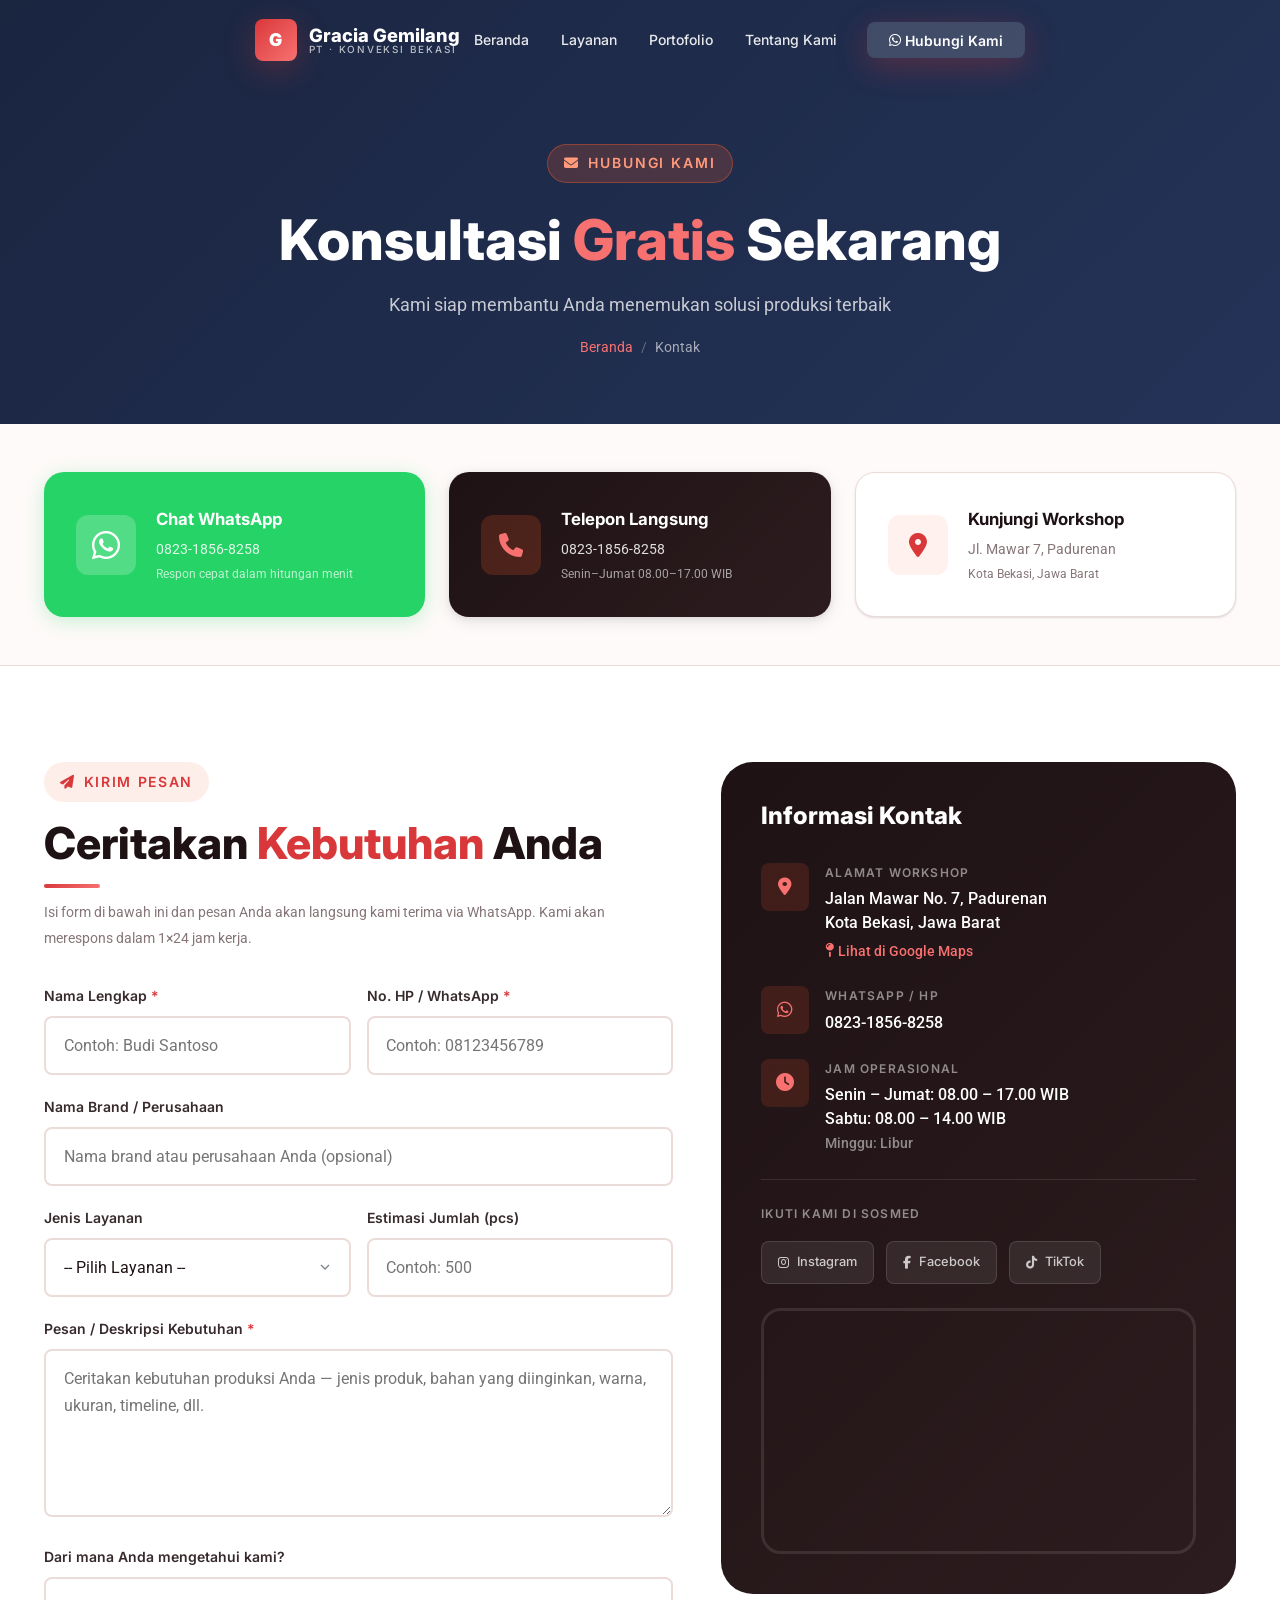
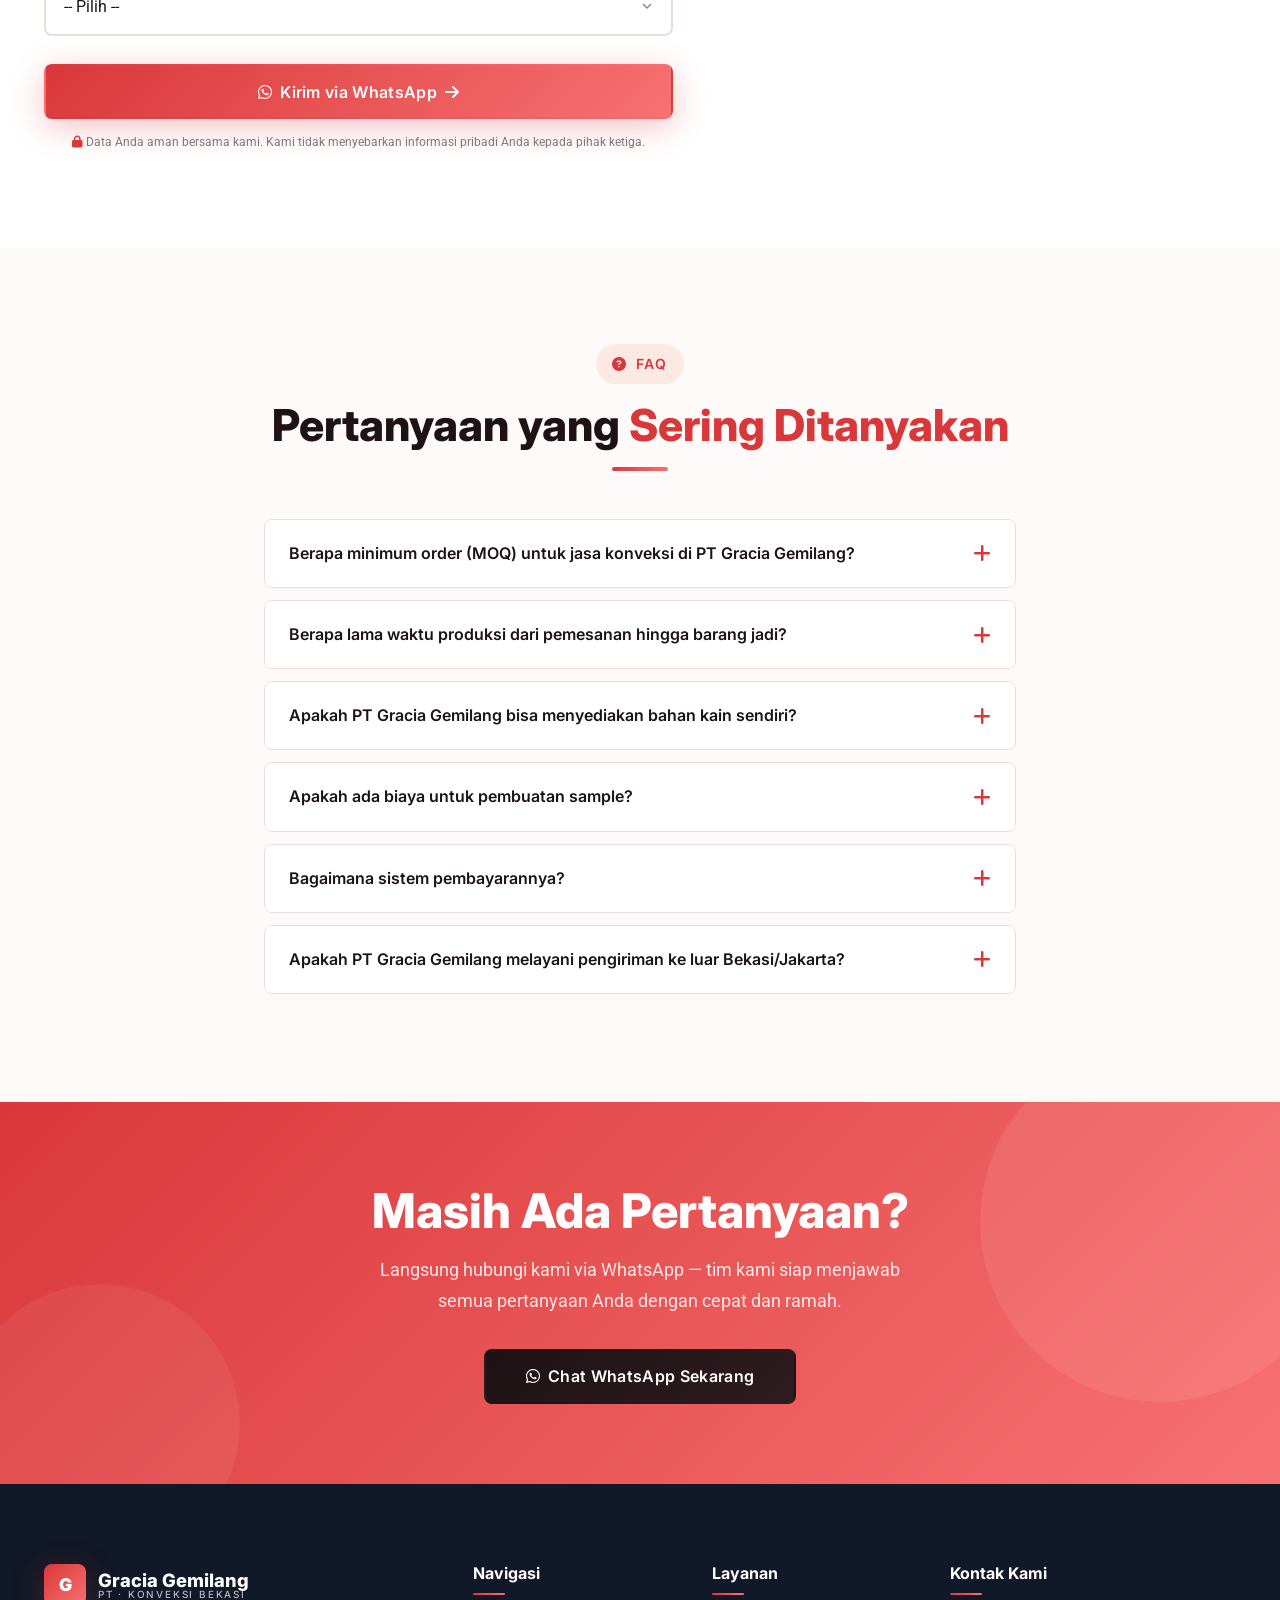
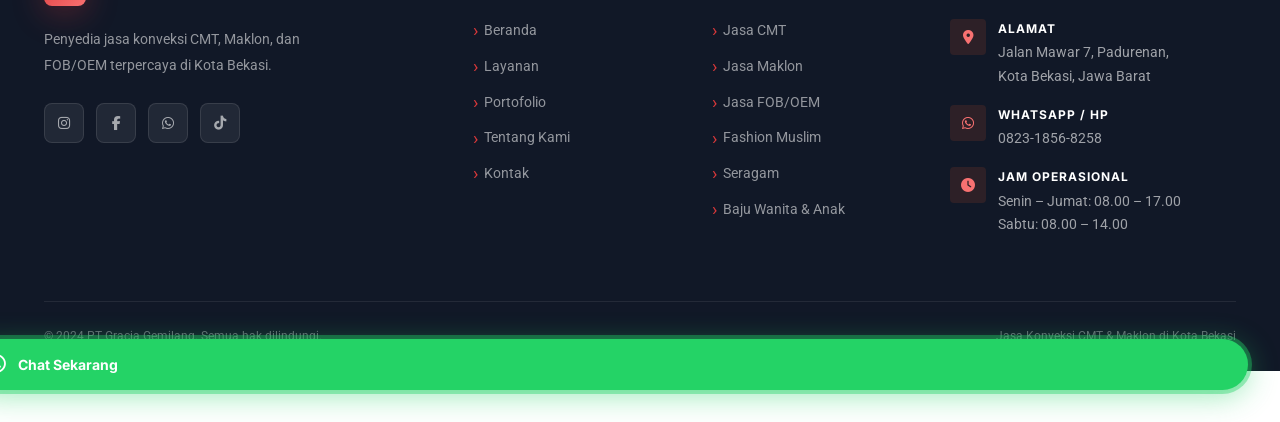
<file: kontak.html>
<!DOCTYPE html>
<html lang="id">
<head>
  <meta charset="UTF-8" />
  <meta name="viewport" content="width=device-width, initial-scale=1.0" />
  <title>Kontak PT Gracia Gemilang — Jasa Konveksi Bekasi</title>
  <meta name="description" content="Hubungi PT Gracia Gemilang untuk konsultasi jasa konveksi CMT, Maklon, dan FOB. Alamat: Jalan Mawar 7, Padurenan, Kota Bekasi. WhatsApp: 082318568258." />
  <link rel="stylesheet" href="https://cdnjs.cloudflare.com/ajax/libs/font-awesome/6.5.1/css/all.min.css" />
  <link rel="stylesheet" href="css/style.css" />
  <link rel="stylesheet" href="css/components.css" />
  <link rel="stylesheet" href="css/animations.css" />
</head>
<body>

<!-- NAVBAR -->
<header id="navbar" class="navbar navbar-transparent" role="banner">
  <div class="container">
    <nav class="navbar-inner" aria-label="Navigasi utama">
      <a href="index.html" class="navbar-logo">
        <div class="logo-icon">G</div>
        <div><span class="logo-text-top">Gracia Gemilang</span><span class="logo-text-sub">PT · Konveksi Bekasi</span></div>
      </a>
      <ul class="nav-menu">
        <li><a href="index.html"        class="nav-link" data-page="index.html">Beranda</a></li>
        <li><a href="layanan.html"      class="nav-link" data-page="layanan.html">Layanan</a></li>
        <li><a href="portofolio.html"   class="nav-link" data-page="portofolio.html">Portofolio</a></li>
        <li><a href="tentang-kami.html" class="nav-link" data-page="tentang-kami.html">Tentang Kami</a></li>
        <li><a href="kontak.html"       class="nav-link nav-cta" data-page="kontak.html"><i class="fa-brands fa-whatsapp"></i> Hubungi Kami</a></li>
      </ul>
      <button class="nav-toggle" id="navToggle" aria-label="Buka menu" aria-expanded="false" aria-controls="navMobile">
        <span></span><span></span><span></span>
      </button>
    </nav>
  </div>
</header>
<nav id="navMobile" class="nav-mobile" aria-hidden="true">
  <a href="index.html"        class="nav-link" data-page="index.html">Beranda</a>
  <a href="layanan.html"      class="nav-link" data-page="layanan.html">Layanan</a>
  <a href="portofolio.html"   class="nav-link" data-page="portofolio.html">Portofolio</a>
  <a href="tentang-kami.html" class="nav-link" data-page="tentang-kami.html">Tentang Kami</a>
  <a href="kontak.html"       class="nav-link nav-cta"><i class="fa-brands fa-whatsapp"></i> Hubungi Kami</a>
</nav>

<!-- PAGE HERO -->
<section class="page-hero">
  <div style="position:absolute;inset:0;background-image:url('https://images.unsplash.com/photo-1488628176578-4ffd5fdbc900?w=1600&q=80');background-size:cover;background-position:center;opacity:0.15;"></div>
  <div style="position:absolute;inset:0;background:linear-gradient(135deg,#1a2540 0%,#243358 100%);"></div>
  <div class="container">
    <div class="hero-badge" style="margin:0 auto 1.5rem;"><i class="fa-solid fa-envelope"></i> Hubungi Kami</div>
    <h1 class="page-hero-title">Konsultasi <span style="color:var(--color-primary-light)">Gratis</span> Sekarang</h1>
    <p class="page-hero-sub">Kami siap membantu Anda menemukan solusi produksi terbaik</p>
    <nav class="breadcrumb" aria-label="Breadcrumb">
      <a href="index.html">Beranda</a>
      <span class="breadcrumb-sep">/</span>
      <span aria-current="page">Kontak</span>
    </nav>
  </div>
</section>

<!-- CONTACT CHANNELS -->
<section style="background:var(--color-light);padding:3rem 0;border-bottom:1px solid var(--color-border);">
  <div class="container">
    <div style="display:grid;grid-template-columns:repeat(3,1fr);gap:1.5rem;" class="stagger-children">

      <!-- WhatsApp -->
      <a href="https://wa.me/6282318568258?text=Halo%20PT%20Gracia%20Gemilang%2C%20saya%20ingin%20konsultasi%20jasa%20konveksi."
         target="_blank" rel="noopener"
         style="background:#25D366;border-radius:var(--radius-xl);padding:2rem;display:flex;align-items:center;gap:1.25rem;text-decoration:none;transition:var(--transition-base);box-shadow:0 4px 20px rgba(37,211,102,0.25);"
         onmouseover="this.style.transform='translateY(-4px)';this.style.boxShadow='0 12px 40px rgba(37,211,102,0.4)'"
         onmouseout="this.style.transform='none';this.style.boxShadow='0 4px 20px rgba(37,211,102,0.25)'"
         id="contactWhatsApp">
        <div style="width:60px;height:60px;background:rgba(255,255,255,0.2);border-radius:var(--radius-lg);display:flex;align-items:center;justify-content:center;flex-shrink:0;">
          <i class="fa-brands fa-whatsapp" style="font-size:2rem;color:white;"></i>
        </div>
        <div>
          <div style="font-family:var(--font-heading);font-weight:700;color:white;font-size:1.05rem;margin-bottom:4px;">Chat WhatsApp</div>
          <div style="color:rgba(255,255,255,0.85);font-size:0.875rem;">0823-1856-8258</div>
          <div style="color:rgba(255,255,255,0.7);font-size:0.75rem;margin-top:2px;">Respon cepat dalam hitungan menit</div>
        </div>
      </a>

      <!-- Telepon -->
      <a href="tel:+6282318568258"
         style="background:var(--gradient-dark);border-radius:var(--radius-xl);padding:2rem;display:flex;align-items:center;gap:1.25rem;text-decoration:none;transition:var(--transition-base);box-shadow:var(--shadow-md);"
         onmouseover="this.style.transform='translateY(-4px)';this.style.boxShadow='var(--shadow-xl)'"
         onmouseout="this.style.transform='none';this.style.boxShadow='var(--shadow-md)'"
         id="contactPhone">
        <div style="width:60px;height:60px;background:rgba(244,90,42,0.2);border-radius:var(--radius-lg);display:flex;align-items:center;justify-content:center;flex-shrink:0;">
          <i class="fa-solid fa-phone" style="font-size:1.5rem;color:var(--color-primary-light);"></i>
        </div>
        <div>
          <div style="font-family:var(--font-heading);font-weight:700;color:white;font-size:1.05rem;margin-bottom:4px;">Telepon Langsung</div>
          <div style="color:rgba(255,255,255,0.85);font-size:0.875rem;">0823-1856-8258</div>
          <div style="color:rgba(255,255,255,0.6);font-size:0.75rem;margin-top:2px;">Senin–Jumat 08.00–17.00 WIB</div>
        </div>
      </a>

      <!-- Kunjungi -->
      <div style="background:white;border-radius:var(--radius-xl);padding:2rem;display:flex;align-items:center;gap:1.25rem;border:1px solid var(--color-border);box-shadow:var(--shadow-sm);">
        <div style="width:60px;height:60px;background:rgba(244,90,42,0.08);border-radius:var(--radius-lg);display:flex;align-items:center;justify-content:center;flex-shrink:0;">
          <i class="fa-solid fa-location-dot" style="font-size:1.5rem;color:var(--color-primary);"></i>
        </div>
        <div>
          <div style="font-family:var(--font-heading);font-weight:700;color:var(--color-dark);font-size:1.05rem;margin-bottom:4px;">Kunjungi Workshop</div>
          <div style="color:var(--color-gray);font-size:0.875rem;">Jl. Mawar 7, Padurenan</div>
          <div style="color:var(--color-gray);font-size:0.75rem;margin-top:2px;">Kota Bekasi, Jawa Barat</div>
        </div>
      </div>
    </div>
  </div>
</section>

<!-- FORM & INFO -->
<section class="section" id="form-kontak" aria-labelledby="contactFormTitle">
  <div class="container">
    <div class="contact-grid">

      <!-- FORM -->
      <div class="reveal-left">
        <div class="section-badge" style="margin-bottom:1rem;"><i class="fa-solid fa-paper-plane"></i> Kirim Pesan</div>
        <h2 class="section-title" id="contactFormTitle" style="margin-bottom:0.75rem;">
          Ceritakan <span>Kebutuhan</span> Anda
        </h2>
        <p style="color:var(--color-gray);font-size:0.9rem;line-height:1.8;margin-bottom:2rem;">
          Isi form di bawah ini dan pesan Anda akan langsung kami terima via WhatsApp.
          Kami akan merespons dalam 1×24 jam kerja.
        </p>

        <form id="contactForm" novalidate aria-label="Form kontak">

          <div style="display:grid;grid-template-columns:1fr 1fr;gap:1rem;">
            <div class="form-group">
              <label class="form-label" for="formName">Nama Lengkap <span style="color:var(--color-primary);">*</span></label>
              <input type="text" id="formName" name="name" class="form-input"
                     placeholder="Contoh: Budi Santoso"
                     autocomplete="name" required aria-required="true" />
            </div>
            <div class="form-group">
              <label class="form-label" for="formPhone">No. HP / WhatsApp <span style="color:var(--color-primary);">*</span></label>
              <input type="tel" id="formPhone" name="phone" class="form-input"
                     placeholder="Contoh: 08123456789"
                     autocomplete="tel" required aria-required="true" />
            </div>
          </div>

          <div class="form-group">
            <label class="form-label" for="formCompany">Nama Brand / Perusahaan</label>
            <input type="text" id="formCompany" name="company" class="form-input"
                   placeholder="Nama brand atau perusahaan Anda (opsional)"
                   autocomplete="organization" />
          </div>

          <div style="display:grid;grid-template-columns:1fr 1fr;gap:1rem;">
            <div class="form-group">
              <label class="form-label" for="formService">Jenis Layanan</label>
              <select id="formService" name="service" class="form-select" aria-label="Pilih jenis layanan">
                <option value="">-- Pilih Layanan --</option>
                <option value="Jasa CMT (Cut-Make-Trim)">Jasa CMT</option>
                <option value="Jasa Maklon">Jasa Maklon</option>
                <option value="Jasa FOB / OEM">Jasa FOB / OEM</option>
                <option value="Fashion Muslim">Fashion Muslim</option>
                <option value="Baju Wanita">Baju Wanita</option>
                <option value="Baju Anak">Baju Anak</option>
                <option value="Seragam / Uniform">Seragam / Uniform</option>
                <option value="Jaket & Outerwear">Jaket & Outerwear</option>
                <option value="Lainnya">Lainnya</option>
              </select>
            </div>
            <div class="form-group">
              <label class="form-label" for="formQty">Estimasi Jumlah (pcs)</label>
              <input type="number" id="formQty" name="qty" class="form-input"
                     placeholder="Contoh: 500"
                     min="1" />
            </div>
          </div>

          <div class="form-group">
            <label class="form-label" for="formMessage">Pesan / Deskripsi Kebutuhan <span style="color:var(--color-primary);">*</span></label>
            <textarea id="formMessage" name="message" class="form-textarea" rows="5"
                      placeholder="Ceritakan kebutuhan produksi Anda — jenis produk, bahan yang diinginkan, warna, ukuran, timeline, dll."
                      required aria-required="true"></textarea>
          </div>

          <div class="form-group">
            <label class="form-label" for="formHear">Dari mana Anda mengetahui kami?</label>
            <select id="formHear" name="hear" class="form-select">
              <option value="">-- Pilih --</option>
              <option value="Google Search">Google / Pencarian Internet</option>
              <option value="Media Sosial (Instagram/TikTok)">Media Sosial (Instagram/TikTok)</option>
              <option value="Rekomendasi Teman/Kolega">Rekomendasi Teman/Kolega</option>
              <option value="Marketplace">Marketplace (Tokopedia/Shopee)</option>
              <option value="Lainnya">Lainnya</option>
            </select>
          </div>

          <button type="submit" class="btn btn-primary btn-lg w-full" id="submitContactForm"
                  style="width:100%;justify-content:center;margin-top:0.5rem;">
            <i class="fa-brands fa-whatsapp"></i>
            Kirim via WhatsApp
            <i class="fa-solid fa-arrow-right"></i>
          </button>

          <p style="font-size:0.75rem;color:var(--color-gray);text-align:center;margin-top:0.875rem;line-height:1.6;">
            <i class="fa-solid fa-lock" style="color:var(--color-primary);"></i>
            Data Anda aman bersama kami. Kami tidak menyebarkan informasi pribadi Anda kepada pihak ketiga.
          </p>
        </form>
      </div>

      <!-- INFO -->
      <div class="reveal-right">
        <div class="contact-info-card">
          <h3 class="contact-info-title">Informasi Kontak</h3>

          <address style="font-style:normal;">
            <div class="contact-detail">
              <div class="contact-detail-icon"><i class="fa-solid fa-location-dot"></i></div>
              <div>
                <div class="contact-detail-label">Alamat Workshop</div>
                <div class="contact-detail-value">
                  Jalan Mawar No. 7, Padurenan<br>
                  Kota Bekasi, Jawa Barat<br>
                  <a href="https://maps.google.com/?q=Padurenan+Bekasi" target="_blank" rel="noopener"
                     style="color:var(--color-primary-light);font-size:0.85rem;display:inline-flex;align-items:center;gap:4px;margin-top:6px;">
                    <i class="fa-solid fa-map-pin"></i> Lihat di Google Maps
                  </a>
                </div>
              </div>
            </div>

            <div class="contact-detail">
              <div class="contact-detail-icon"><i class="fa-brands fa-whatsapp"></i></div>
              <div>
                <div class="contact-detail-label">WhatsApp / HP</div>
                <div class="contact-detail-value">
                  <a href="https://wa.me/6282318568258" target="_blank" rel="noopener"
                     style="color:white;">0823-1856-8258</a>
                </div>
              </div>
            </div>

            <div class="contact-detail">
              <div class="contact-detail-icon"><i class="fa-solid fa-clock"></i></div>
              <div>
                <div class="contact-detail-label">Jam Operasional</div>
                <div class="contact-detail-value">
                  Senin – Jumat: 08.00 – 17.00 WIB<br>
                  Sabtu: 08.00 – 14.00 WIB<br>
                  <span style="color:rgba(255,255,255,0.5);font-size:0.85rem;">Minggu: Libur</span>
                </div>
              </div>
            </div>
          </address>

          <!-- Social Media -->
          <div style="border-top:1px solid rgba(255,255,255,0.1);padding-top:1.5rem;margin-top:0.5rem;">
            <div class="contact-detail-label" style="margin-bottom:1rem;">Ikuti Kami di Sosmed</div>
            <div style="display:flex;gap:0.75rem;flex-wrap:wrap;">
              <a href="#" style="display:flex;align-items:center;gap:0.5rem;background:rgba(255,255,255,0.08);border:1px solid rgba(255,255,255,0.12);border-radius:var(--radius-md);padding:0.6rem 1rem;color:rgba(255,255,255,0.75);font-size:0.8rem;font-weight:500;font-family:var(--font-heading);transition:var(--transition-fast);" onmouseover="this.style.background='rgba(244,90,42,0.2)';this.style.borderColor='rgba(244,90,42,0.4)';this.style.color='white'" onmouseout="this.style.background='rgba(255,255,255,0.08)';this.style.borderColor='rgba(255,255,255,0.12)';this.style.color='rgba(255,255,255,0.75)'">
                <i class="fa-brands fa-instagram"></i> Instagram
              </a>
              <a href="#" style="display:flex;align-items:center;gap:0.5rem;background:rgba(255,255,255,0.08);border:1px solid rgba(255,255,255,0.12);border-radius:var(--radius-md);padding:0.6rem 1rem;color:rgba(255,255,255,0.75);font-size:0.8rem;font-weight:500;font-family:var(--font-heading);transition:var(--transition-fast);" onmouseover="this.style.background='rgba(244,90,42,0.2)';this.style.borderColor='rgba(244,90,42,0.4)';this.style.color='white'" onmouseout="this.style.background='rgba(255,255,255,0.08)';this.style.borderColor='rgba(255,255,255,0.12)';this.style.color='rgba(255,255,255,0.75)'">
                <i class="fa-brands fa-facebook-f"></i> Facebook
              </a>
              <a href="#" style="display:flex;align-items:center;gap:0.5rem;background:rgba(255,255,255,0.08);border:1px solid rgba(255,255,255,0.12);border-radius:var(--radius-md);padding:0.6rem 1rem;color:rgba(255,255,255,0.75);font-size:0.8rem;font-weight:500;font-family:var(--font-heading);transition:var(--transition-fast);" onmouseover="this.style.background='rgba(244,90,42,0.2)';this.style.borderColor='rgba(244,90,42,0.4)';this.style.color='white'" onmouseout="this.style.background='rgba(255,255,255,0.08)';this.style.borderColor='rgba(255,255,255,0.12)';this.style.color='rgba(255,255,255,0.75)'">
                <i class="fa-brands fa-tiktok"></i> TikTok
              </a>
            </div>
          </div>

          <!-- Maps embed -->
          <div class="map-embed" style="margin-top:1.5rem;">
            <iframe
              title="Lokasi PT Gracia Gemilang di Padurenan Bekasi"
              src="https://www.google.com/maps/embed?pb=!1m18!1m12!1m3!1d3966.011258939874!2d107.00148007596928!3d-6.2633690937264615!2m3!1f0!2f0!3f0!3m2!1i1024!2i768!4f13.1!3m3!1m2!1s0x2e698e3b17a3c22b%3A0x4acd949c0e3a4f6e!2sPadurenan%2C%20Mustika%20Jaya%2C%20Bekasi%20City%2C%20West%20Java!5e0!3m2!1sen!2sid!4v1706000000000!5m2!1sen!2sid"
              loading="lazy"
              allowfullscreen
              referrerpolicy="no-referrer-when-downgrade"
              aria-label="Peta lokasi PT Gracia Gemilang Padurenan Bekasi">
            </iframe>
          </div>

        </div>
      </div>

    </div>
  </div>
</section>

<!-- FAQ -->
<section class="section section-light" id="faq" aria-labelledby="faqTitle">
  <div class="container" style="max-width:800px;">
    <div class="section-header center reveal">
      <div class="section-badge"><i class="fa-solid fa-circle-question"></i> FAQ</div>
      <h2 class="section-title center" id="faqTitle">Pertanyaan yang <span>Sering Ditanyakan</span></h2>
    </div>

    <div class="reveal" id="faqAccordion">

      <div class="accordion-item">
        <button class="accordion-header" aria-expanded="false" aria-controls="faq1">
          Berapa minimum order (MOQ) untuk jasa konveksi di PT Gracia Gemilang?
          <i class="fa-solid fa-plus accordion-icon"></i>
        </button>
        <div class="accordion-body" id="faq1" role="region">
          <p>Minimum order kami mulai dari <strong>50 pcs per desain</strong>. Namun untuk proyek sample atau trial order, bisa kami diskusikan lebih lanjut. Semakin besar order, semakin kompetitif harga per satuannya.</p>
        </div>
      </div>

      <div class="accordion-item">
        <button class="accordion-header" aria-expanded="false" aria-controls="faq2">
          Berapa lama waktu produksi dari pemesanan hingga barang jadi?
          <i class="fa-solid fa-plus accordion-icon"></i>
        </button>
        <div class="accordion-body" id="faq2" role="region">
          <p>Waktu produksi bervariasi tergantung jumlah order dan kerumitan desain. Secara umum: <strong>Sample</strong>: 5–10 hari kerja. <strong>Produksi massal (≤1.000 pcs)</strong>: 14–21 hari kerja. <strong>Produksi besar (>1.000 pcs)</strong>: 21–45 hari kerja. Timeline pasti akan kami informasikan setelah diskusi awal.</p>
        </div>
      </div>

      <div class="accordion-item">
        <button class="accordion-header" aria-expanded="false" aria-controls="faq3">
          Apakah PT Gracia Gemilang bisa menyediakan bahan kain sendiri?
          <i class="fa-solid fa-plus accordion-icon"></i>
        </button>
        <div class="accordion-body" id="faq3" role="region">
          <p>Ya, tergantung layanan yang Anda pilih. Untuk <strong>Jasa Maklon dan FOB/OEM</strong>, kami yang menyediakan bahan baku sesuai spesifikasi Anda. Untuk <strong>Jasa CMT</strong>, Anda menyiapkan bahan sendiri dan kami mengerjakan produksinya. Kami juga bisa membantu merekomendasikan supplier bahan jika dibutuhkan.</p>
        </div>
      </div>

      <div class="accordion-item">
        <button class="accordion-header" aria-expanded="false" aria-controls="faq4">
          Apakah ada biaya untuk pembuatan sample?
          <i class="fa-solid fa-plus accordion-icon"></i>
        </button>
        <div class="accordion-body" id="faq4" role="region">
          <p>Pembuatan sample biasanya dikenakan biaya tersendiri yang akan diperhitungkan terhadap total order produksi massal Anda. Biaya sample bergantung pada kompleksitas desain. Hubungi kami untuk informasi lebih detail mengenai biaya sample.</p>
        </div>
      </div>

      <div class="accordion-item">
        <button class="accordion-header" aria-expanded="false" aria-controls="faq5">
          Bagaimana sistem pembayarannya?
          <i class="fa-solid fa-plus accordion-icon"></i>
        </button>
        <div class="accordion-body" id="faq5" role="region">
          <p>Sistem pembayaran kami menggunakan <strong>DP (Down Payment) 50% di awal</strong> sebelum produksi dimulai, dan pelunasan 50% sebelum pengiriman. Untuk order pertama, kami mungkin meminta DP yang sedikit lebih tinggi. Detail pembayaran akan didiskusikan bersama saat negosiasi awal.</p>
        </div>
      </div>

      <div class="accordion-item">
        <button class="accordion-header" aria-expanded="false" aria-controls="faq6">
          Apakah PT Gracia Gemilang melayani pengiriman ke luar Bekasi/Jakarta?
          <i class="fa-solid fa-plus accordion-icon"></i>
        </button>
        <div class="accordion-body" id="faq6" role="region">
          <p>Ya, kami melayani pengiriman ke seluruh Indonesia. Kami bekerja sama dengan berbagai jasa ekspedisi terpercaya (JNE, J&T, Sicepat, TIKI, dll.). Biaya pengiriman ditanggung oleh klien. Untuk order dalam jumlah besar, kami bisa membantu koordinasi pengiriman menggunakan truk atau kontainer.</p>
        </div>
      </div>

    </div>
  </div>
</section>

<!-- CTA FINAL -->
<section class="cta-banner" aria-labelledby="contactCtaTitle">
  <div class="container">
    <div class="reveal" style="text-align:center;">
      <h2 class="cta-title" id="contactCtaTitle">Masih Ada Pertanyaan?</h2>
      <p class="cta-subtitle">
        Langsung hubungi kami via WhatsApp — tim kami siap menjawab semua pertanyaan Anda
        dengan cepat dan ramah.
      </p>
      <div class="cta-actions">
        <a href="https://wa.me/6282318568258?text=Halo%20PT%20Gracia%20Gemilang%2C%20saya%20ingin%20bertanya%20tentang%20layanan%20konveksi%20Anda."
           target="_blank" rel="noopener"
           class="btn btn-secondary btn-lg"
           id="finalCtaWhatsApp">
          <i class="fa-brands fa-whatsapp"></i> Chat WhatsApp Sekarang
        </a>
      </div>
    </div>
  </div>
</section>

<!-- FOOTER -->
<footer class="footer" role="contentinfo">
  <div class="container">
    <div class="footer-grid">
      <div class="footer-brand">
        <a href="index.html" class="navbar-logo"><div class="logo-icon">G</div><div><span class="logo-text-top">Gracia Gemilang</span><span class="logo-text-sub">PT · Konveksi Bekasi</span></div></a>
        <p class="footer-desc">Penyedia jasa konveksi CMT, Maklon, dan FOB/OEM terpercaya di Kota Bekasi.</p>
        <div class="footer-socials">
          <a href="#" class="social-link" aria-label="Instagram"><i class="fa-brands fa-instagram"></i></a>
          <a href="#" class="social-link" aria-label="Facebook"><i class="fa-brands fa-facebook-f"></i></a>
          <a href="https://wa.me/6282318568258" target="_blank" rel="noopener" class="social-link" aria-label="WhatsApp"><i class="fa-brands fa-whatsapp"></i></a>
          <a href="#" class="social-link" aria-label="TikTok"><i class="fa-brands fa-tiktok"></i></a>
        </div>
      </div>
      <div><h3 class="footer-heading">Navigasi</h3><ul class="footer-links"><li><a href="index.html" class="footer-link">Beranda</a></li><li><a href="layanan.html" class="footer-link">Layanan</a></li><li><a href="portofolio.html" class="footer-link">Portofolio</a></li><li><a href="tentang-kami.html" class="footer-link">Tentang Kami</a></li><li><a href="kontak.html" class="footer-link">Kontak</a></li></ul></div>
      <div><h3 class="footer-heading">Layanan</h3><ul class="footer-links"><li><a href="layanan.html#cmt" class="footer-link">Jasa CMT</a></li><li><a href="layanan.html#maklon" class="footer-link">Jasa Maklon</a></li><li><a href="layanan.html#fob" class="footer-link">Jasa FOB/OEM</a></li><li><a href="layanan.html#muslim" class="footer-link">Fashion Muslim</a></li><li><a href="layanan.html#seragam" class="footer-link">Seragam</a></li><li><a href="layanan.html#wanita-anak" class="footer-link">Baju Wanita & Anak</a></li></ul></div>
      <div><h3 class="footer-heading">Kontak Kami</h3><address style="font-style:normal;">
        <div class="footer-contact-item"><div class="footer-contact-icon"><i class="fa-solid fa-location-dot"></i></div><div class="footer-contact-text"><strong>Alamat</strong>Jalan Mawar 7, Padurenan,<br>Kota Bekasi, Jawa Barat</div></div>
        <div class="footer-contact-item"><div class="footer-contact-icon"><i class="fa-brands fa-whatsapp"></i></div><div class="footer-contact-text"><strong>WhatsApp / HP</strong><a href="https://wa.me/6282318568258" style="color:rgba(255,255,255,0.6);" target="_blank" rel="noopener">0823-1856-8258</a></div></div>
        <div class="footer-contact-item"><div class="footer-contact-icon"><i class="fa-solid fa-clock"></i></div><div class="footer-contact-text"><strong>Jam Operasional</strong>Senin – Jumat: 08.00 – 17.00<br>Sabtu: 08.00 – 14.00</div></div>
      </address></div>
    </div>
    <div class="footer-bottom"><span>© 2024 PT Gracia Gemilang. Semua hak dilindungi.</span><span>Jasa Konveksi CMT & Maklon di Kota Bekasi</span></div>
  </div>
</footer>

<style>
  @media(max-width:768px){
    .contact-grid{grid-template-columns:1fr!important;}
    .contact-info-card{position:static!important;}
    #form-kontak .contact-grid > div:first-child > form > div:first-child,
    #form-kontak .contact-grid > div:first-child > form > div:nth-child(4){
      grid-template-columns:1fr!important;
    }
  }
  @media(max-width:1024px){
    section > .container > div[style*="grid-template-columns:repeat(3"]{
      grid-template-columns:1fr!important;
    }
  }
  .visually-hidden{position:absolute;width:1px;height:1px;padding:0;margin:-1px;overflow:hidden;clip:rect(0,0,0,0);white-space:nowrap;border:0;}
</style>

<a href="https://wa.me/6282318568258?text=Halo%20PT%20Gracia%20Gemilang%2C%20saya%20ingin%20menanyakan%20jasa%20konveksi." class="whatsapp-float pulse-ring" target="_blank" rel="noopener noreferrer" aria-label="Hubungi via WhatsApp">
  <i class="fa-brands fa-whatsapp"></i><span>Chat Sekarang</span>
</a>
<button id="backToTop" aria-label="Kembali ke atas" style="position:fixed;bottom:6rem;right:2rem;z-index:980;width:44px;height:44px;border-radius:50%;background:var(--color-secondary);color:white;display:flex;align-items:center;justify-content:center;font-size:1rem;opacity:0;pointer-events:none;transition:opacity 0.3s;box-shadow:var(--shadow-lg);"><i class="fa-solid fa-arrow-up"></i></button>
<script src="js/main.js"></script>
<script src="js/form.js"></script>
</body>
</html>
</file>
<file: css/style.css>
/* ================================================
   PT GRACIA GEMILANG — Design System
   style.css
   ================================================ */

@import url('https://fonts.googleapis.com/css2?family=Inter:wght@400;500;600;700;800;900&family=Roboto:wght@300;400;500&display=swap');

/* ================================================
   CSS CUSTOM PROPERTIES
   ================================================ */
:root {
  /* Colors */
  --color-primary:       #c026d3; /* Let's use a beautiful crimson red: */
  --color-primary:       #d9383a; /* Premium soft crimson red */
  --color-primary-dark:  #b32527; /* Deep crimson red */
  --color-primary-light: #f87171; /* Soft light red */
  --color-secondary:     #1e1214; /* Luxurious dark maroon-charcoal */
  --color-secondary-mid: #2d1c1f; /* Medium dark maroon-charcoal */
  --color-dark:          #1e1214;
  --color-dark-mid:      #372a2c;
  --color-gray:          #857577;
  --color-gray-light:    #c4b5b7;
  --color-border:        #ebdcd9;
  --color-light:         #fefaf9;
  --color-light-mid:     #f5e9e7;
  --color-white:         #ffffff;

  /* Gradient */
  --gradient-primary:    linear-gradient(135deg, #d9383a 0%, #f87171 100%);
  --gradient-dark:       linear-gradient(135deg, #1e1214 0%, #2d1c1f 100%);
  --gradient-hero:       linear-gradient(to bottom, rgba(30,18,20,0.80) 0%, rgba(30,18,20,0.50) 60%, rgba(30,18,20,0.85) 100%);

  /* Typography */
  --font-heading:        'Inter', sans-serif;
  --font-body:           'Roboto', sans-serif;

  /* Font Sizes */
  --text-xs:    0.75rem;    /* 12px */
  --text-sm:    0.875rem;   /* 14px */
  --text-base:  1rem;       /* 16px */
  --text-lg:    1.125rem;   /* 18px */
  --text-xl:    1.25rem;    /* 20px */
  --text-2xl:   1.5rem;     /* 24px */
  --text-3xl:   1.875rem;   /* 30px */
  --text-4xl:   2.25rem;    /* 36px */
  --text-5xl:   3rem;       /* 48px */
  --text-6xl:   3.75rem;    /* 60px */
  --text-7xl:   4.5rem;     /* 72px */

  /* Spacing */
  --space-1:   0.25rem;
  --space-2:   0.5rem;
  --space-3:   0.75rem;
  --space-4:   1rem;
  --space-5:   1.25rem;
  --space-6:   1.5rem;
  --space-8:   2rem;
  --space-10:  2.5rem;
  --space-12:  3rem;
  --space-16:  4rem;
  --space-20:  5rem;
  --space-24:  6rem;
  --space-32:  8rem;

  /* Border Radius */
  --radius-sm:   4px;
  --radius-md:   8px;
  --radius-lg:   12px;
  --radius-xl:   20px;
  --radius-2xl:  32px;
  --radius-full: 9999px;

  /* Shadows */
  --shadow-sm:   0 1px 3px rgba(0,0,0,0.08), 0 1px 2px rgba(0,0,0,0.06);
  --shadow-md:   0 4px 16px rgba(0,0,0,0.10), 0 2px 6px rgba(0,0,0,0.06);
  --shadow-lg:   0 10px 40px rgba(0,0,0,0.12), 0 4px 12px rgba(0,0,0,0.08);
  --shadow-xl:   0 20px 60px rgba(0,0,0,0.15), 0 8px 24px rgba(0,0,0,0.10);
  --shadow-primary: 0 8px 32px rgba(217,56,58,0.30);

  /* Transitions */
  --transition-fast:   all 0.18s ease;
  --transition-base:   all 0.28s ease;
  --transition-slow:   all 0.45s ease;
  --transition-spring: all 0.35s cubic-bezier(0.34, 1.56, 0.64, 1);

  /* Layout */
  --container-max: 1240px;
  --navbar-h: 80px;
  --section-py: clamp(4rem, 8vw, 6rem);
}

/* ================================================
   MODERN CSS RESET
   ================================================ */
*, *::before, *::after {
  box-sizing: border-box;
  margin: 0;
  padding: 0;
}

html {
  font-size: 16px;
  scroll-behavior: smooth;
  -webkit-text-size-adjust: 100%;
}

body {
  font-family: var(--font-body);
  font-size: var(--text-base);
  font-weight: 400;
  line-height: 1.7;
  color: var(--color-dark-mid);
  background-color: var(--color-white);
  overflow-x: hidden;
  -webkit-font-smoothing: antialiased;
  -moz-osx-font-smoothing: grayscale;
}

img, video {
  max-width: 100%;
  height: auto;
  display: block;
}

a {
  color: inherit;
  text-decoration: none;
  transition: var(--transition-base);
}

ul, ol {
  list-style: none;
}

button, input, textarea, select {
  font: inherit;
  border: none;
  outline: none;
  background: none;
}

button {
  cursor: pointer;
}

h1, h2, h3, h4, h5, h6 {
  font-family: var(--font-heading);
  font-weight: 700;
  line-height: 1.2;
  color: var(--color-dark);
}

p {
  margin-bottom: 0;
}

/* ================================================
   TYPOGRAPHY
   ================================================ */
.text-xs   { font-size: var(--text-xs); }
.text-sm   { font-size: var(--text-sm); }
.text-base { font-size: var(--text-base); }
.text-lg   { font-size: var(--text-lg); }
.text-xl   { font-size: var(--text-xl); }
.text-2xl  { font-size: var(--text-2xl); }
.text-3xl  { font-size: var(--text-3xl); }
.text-4xl  { font-size: var(--text-4xl); }
.text-5xl  { font-size: var(--text-5xl); }
.text-6xl  { font-size: var(--text-6xl); }

.font-heading { font-family: var(--font-heading); }
.font-normal  { font-weight: 400; }
.font-medium  { font-weight: 500; }
.font-semi    { font-weight: 600; }
.font-bold    { font-weight: 700; }
.font-extra   { font-weight: 800; }

.text-center { text-align: center; }
.text-left   { text-align: left; }
.text-right  { text-align: right; }

.text-primary  { color: var(--color-primary); }
.text-dark     { color: var(--color-dark); }
.text-gray     { color: var(--color-gray); }
.text-white    { color: var(--color-white); }
.text-secondary { color: var(--color-secondary); }

.uppercase  { text-transform: uppercase; }
.capitalize { text-transform: capitalize; }
.tracking-wide { letter-spacing: 0.08em; }
.tracking-wider { letter-spacing: 0.16em; }

/* ================================================
   LAYOUT
   ================================================ */
.container {
  max-width: var(--container-max);
  margin: 0 auto;
  padding: 0 var(--space-6);
}

.section {
  padding: var(--section-py) 0;
}

.section-light {
  background-color: var(--color-light);
}

.section-dark {
  background-color: var(--color-secondary);
  color: var(--color-white);
}

.grid {
  display: grid;
}

.flex { display: flex; }
.flex-col { flex-direction: column; }
.items-center { align-items: center; }
.items-start { align-items: flex-start; }
.justify-between { justify-content: space-between; }
.justify-center { justify-content: center; }
.gap-4  { gap: var(--space-4); }
.gap-6  { gap: var(--space-6); }
.gap-8  { gap: var(--space-8); }
.gap-10 { gap: var(--space-10); }
.gap-12 { gap: var(--space-12); }

/* ================================================
   SECTION TITLE
   ================================================ */
.section-badge {
  display: inline-flex;
  align-items: center;
  gap: var(--space-2);
  background: rgba(244,90,42,0.1);
  color: var(--color-primary);
  font-family: var(--font-heading);
  font-size: var(--text-sm);
  font-weight: 600;
  text-transform: uppercase;
  letter-spacing: 0.12em;
  padding: var(--space-2) var(--space-4);
  border-radius: var(--radius-full);
  margin-bottom: var(--space-4);
}

.section-title {
  font-size: clamp(1.75rem, 4vw, 2.75rem);
  font-weight: 800;
  color: var(--color-dark);
  line-height: 1.15;
  margin-bottom: var(--space-4);
}

.section-title span {
  color: var(--color-primary);
}

.section-title::after {
  content: '';
  display: block;
  width: 56px;
  height: 4px;
  background: var(--gradient-primary);
  border-radius: var(--radius-full);
  margin-top: var(--space-4);
}

.section-title.center::after {
  margin: var(--space-4) auto 0;
}

.section-subtitle {
  font-size: var(--text-lg);
  color: var(--color-gray);
  max-width: 600px;
  line-height: 1.8;
}

.section-header {
  margin-bottom: var(--space-12);
}

.section-header.center {
  text-align: center;
}

.section-header.center .section-subtitle {
  margin: 0 auto;
}

/* ================================================
   PAGE HERO (inner pages)
   ================================================ */
.page-hero {
  position: relative;
  background: var(--gradient-dark);
  padding: calc(var(--navbar-h) + 4rem) 0 4rem;
  overflow: hidden;
  text-align: center;
}

.page-hero::before {
  content: '';
  position: absolute;
  inset: 0;
  background-image: url('https://images.unsplash.com/photo-1605647540924-852290f6b0d5?w=1600&q=80');
  background-size: cover;
  background-position: center;
  opacity: 0.15;
}

.page-hero .container {
  position: relative;
  z-index: 1;
}

.page-hero-title {
  font-size: clamp(2rem, 5vw, 3.5rem);
  font-weight: 800;
  color: var(--color-white);
  margin-bottom: var(--space-4);
}

.page-hero-sub {
  font-size: var(--text-lg);
  color: rgba(255,255,255,0.75);
}

.breadcrumb {
  display: flex;
  align-items: center;
  justify-content: center;
  gap: var(--space-2);
  font-size: var(--text-sm);
  color: rgba(255,255,255,0.6);
  margin-top: var(--space-4);
}

.breadcrumb a {
  color: var(--color-primary-light);
}

.breadcrumb-sep {
  opacity: 0.5;
}

/* ================================================
   UTILITIES
   ================================================ */
.mt-auto { margin-top: auto; }
.mb-4  { margin-bottom: var(--space-4); }
.mb-6  { margin-bottom: var(--space-6); }
.mb-8  { margin-bottom: var(--space-8); }
.mb-12 { margin-bottom: var(--space-12); }
.mt-4  { margin-top: var(--space-4); }
.mt-6  { margin-top: var(--space-6); }
.mt-8  { margin-top: var(--space-8); }

.py-4  { padding: var(--space-4) 0; }
.py-8  { padding: var(--space-8) 0; }

.rounded-md  { border-radius: var(--radius-md); }
.rounded-lg  { border-radius: var(--radius-lg); }
.rounded-xl  { border-radius: var(--radius-xl); }
.rounded-2xl { border-radius: var(--radius-2xl); }
.rounded-full { border-radius: var(--radius-full); }

.overflow-hidden { overflow: hidden; }
.relative { position: relative; }
.absolute { position: absolute; }

.w-full { width: 100%; }
.h-full { height: 100%; }

.object-cover {
  object-fit: cover;
  width: 100%;
  height: 100%;
}

/* ================================================
   REVEAL ANIMATIONS (JS driven)
   ================================================ */
.reveal {
  opacity: 0;
  transform: translateY(40px);
  transition: opacity 0.65s ease, transform 0.65s ease;
}

.reveal.revealed {
  opacity: 1;
  transform: translateY(0);
}

.reveal-delay-1 { transition-delay: 0.1s; }
.reveal-delay-2 { transition-delay: 0.2s; }
.reveal-delay-3 { transition-delay: 0.3s; }
.reveal-delay-4 { transition-delay: 0.4s; }
.reveal-delay-5 { transition-delay: 0.5s; }
.reveal-delay-6 { transition-delay: 0.6s; }

/* ================================================
   DIVIDERS & DECORATIVE
   ================================================ */
.divider-wave {
  position: absolute;
  bottom: -2px;
  left: 0;
  width: 100%;
  overflow: hidden;
  line-height: 0;
}

.divider-wave svg {
  display: block;
  width: 100%;
  height: 60px;
}

/* ================================================
   RESPONSIVE
   ================================================ */
@media (max-width: 1024px) {
  .container { padding: 0 var(--space-8); }
}

@media (max-width: 768px) {
  :root {
    --section-py: 3.5rem;
    --navbar-h: 70px;
  }
  .container { padding: 0 var(--space-5); }
}

@media (max-width: 480px) {
  .container { padding: 0 var(--space-4); }
}
</file>
<file: css/components.css>
/* ================================================
   PT GRACIA GEMILANG — Components
   components.css
   ================================================ */

/* ================================================
   BUTTONS
   ================================================ */
.btn {
  display: inline-flex;
  align-items: center;
  justify-content: center;
  gap: 0.5rem;
  font-family: var(--font-heading);
  font-weight: 600;
  font-size: var(--text-sm);
  letter-spacing: 0.02em;
  padding: 0.875rem 2rem;
  border-radius: var(--radius-md);
  border: 2px solid transparent;
  cursor: pointer;
  transition: var(--transition-base);
  white-space: nowrap;
  text-decoration: none;
  line-height: 1;
}

.btn-primary {
  background: var(--gradient-primary);
  color: var(--color-white);
  border-color: transparent;
  box-shadow: var(--shadow-primary);
}

.btn-primary:hover {
  transform: translateY(-2px);
  box-shadow: 0 12px 40px rgba(244,90,42,0.40);
  color: var(--color-white);
}

.btn-primary:active {
  transform: translateY(0);
}

.btn-outline {
  background: transparent;
  color: var(--color-white);
  border-color: rgba(255,255,255,0.6);
  backdrop-filter: blur(4px);
}

.btn-outline:hover {
  background: var(--color-white);
  color: var(--color-primary);
  border-color: var(--color-white);
  transform: translateY(-2px);
}

.btn-outline-dark {
  background: transparent;
  color: var(--color-primary);
  border-color: var(--color-primary);
}

.btn-outline-dark:hover {
  background: var(--color-primary);
  color: var(--color-white);
  transform: translateY(-2px);
}

.btn-secondary {
  background: var(--gradient-dark);
  color: var(--color-white);
  border-color: transparent;
}

.btn-secondary:hover {
  transform: translateY(-2px);
  box-shadow: var(--shadow-lg);
  color: var(--color-white);
}

.btn-lg {
  padding: 1.1rem 2.5rem;
  font-size: var(--text-base);
}

.btn-sm {
  padding: 0.6rem 1.25rem;
  font-size: var(--text-xs);
}

.btn-icon {
  width: 2.75rem;
  height: 2.75rem;
  padding: 0;
  border-radius: var(--radius-md);
}

/* ================================================
   NAVBAR
   ================================================ */
.navbar {
  position: fixed;
  top: 0;
  left: 0;
  right: 0;
  z-index: 999;
  height: var(--navbar-h);
  display: flex;
  align-items: center;
  transition: var(--transition-base);
  padding: 0;
}

.navbar-inner {
  display: flex;
  align-items: center;
  justify-content: space-between;
  width: 100%;
}

.navbar-transparent {
  background: transparent;
}

.navbar-scrolled {
  background: rgba(255,255,255,0.94);
  backdrop-filter: blur(20px);
  -webkit-backdrop-filter: blur(20px);
  box-shadow: 0 2px 20px rgba(0,0,0,0.10);
}

/* Logo */
.navbar-logo {
  display: flex;
  align-items: center;
  gap: 0.75rem;
  font-family: var(--font-heading);
  font-weight: 800;
  font-size: 1.35rem;
  color: var(--color-white);
  transition: var(--transition-base);
  text-decoration: none;
}

.navbar-scrolled .navbar-logo {
  color: var(--color-dark);
}

.logo-icon {
  width: 42px;
  height: 42px;
  background: var(--gradient-primary);
  border-radius: var(--radius-md);
  display: flex;
  align-items: center;
  justify-content: center;
  color: white;
  font-size: 1.1rem;
  font-weight: 900;
  flex-shrink: 0;
  box-shadow: var(--shadow-primary);
}

.logo-text-top {
  display: block;
  line-height: 1.1;
  font-size: 1.15rem;
}

.logo-text-sub {
  display: block;
  font-size: 0.62rem;
  font-weight: 500;
  letter-spacing: 0.18em;
  text-transform: uppercase;
  opacity: 0.7;
  line-height: 1;
}

/* Nav Menu */
.nav-menu {
  display: flex;
  align-items: center;
  gap: 0.25rem;
}

.nav-link {
  font-family: var(--font-heading);
  font-size: var(--text-sm);
  font-weight: 500;
  padding: 0.5rem 0.875rem;
  border-radius: var(--radius-sm);
  color: rgba(255,255,255,0.9);
  transition: var(--transition-fast);
  white-space: nowrap;
}

.nav-link:hover,
.nav-link.active {
  color: var(--color-white);
  background: rgba(255,255,255,0.15);
}

.navbar-scrolled .nav-link {
  color: var(--color-dark-mid);
}

.navbar-scrolled .nav-link:hover,
.navbar-scrolled .nav-link.active {
  color: var(--color-primary);
  background: rgba(244,90,42,0.08);
}

.nav-cta {
  margin-left: 0.75rem;
  font-size: var(--text-sm);
  padding: 0.6rem 1.4rem;
  background: var(--gradient-primary);
  color: white !important;
  border-radius: var(--radius-md);
  box-shadow: var(--shadow-primary);
  font-weight: 600;
}

.nav-cta:hover {
  transform: translateY(-1px);
  box-shadow: 0 8px 28px rgba(244,90,42,0.45);
  background: rgba(255,255,255,0.15) !important;
  background: var(--gradient-primary) !important;
  color: white !important;
}

/* Hamburger */
.nav-toggle {
  display: none;
  flex-direction: column;
  gap: 5px;
  background: none;
  border: none;
  cursor: pointer;
  padding: 0.5rem;
}

.nav-toggle span {
  display: block;
  width: 24px;
  height: 2px;
  background: var(--color-white);
  border-radius: 2px;
  transition: var(--transition-base);
  transform-origin: left;
}

.navbar-scrolled .nav-toggle span {
  background: var(--color-dark);
}

.nav-toggle.open span:nth-child(1) { transform: rotate(42deg) translateY(-1px); }
.nav-toggle.open span:nth-child(2) { opacity: 0; transform: scaleX(0); }
.nav-toggle.open span:nth-child(3) { transform: rotate(-42deg) translateY(1px); }

/* Mobile Nav */
.nav-mobile {
  position: fixed;
  inset: 0;
  background: rgba(26,37,64,0.97);
  backdrop-filter: blur(12px);
  z-index: 998;
  display: flex;
  flex-direction: column;
  align-items: center;
  justify-content: center;
  gap: 0.5rem;
  opacity: 0;
  pointer-events: none;
  transition: opacity 0.35s ease;
}

.nav-mobile.open {
  opacity: 1;
  pointer-events: all;
}

.nav-mobile .nav-link {
  font-size: var(--text-2xl);
  font-weight: 700;
  color: rgba(255,255,255,0.85);
  padding: 0.75rem 2rem;
}

.nav-mobile .nav-link:hover {
  color: var(--color-primary);
  background: transparent;
}

.nav-mobile .nav-cta {
  margin: 1rem 0 0;
  font-size: var(--text-lg);
  padding: 1rem 2.5rem;
}

/* ================================================
   HERO SECTION
   ================================================ */
.hero {
  position: relative;
  min-height: 100vh;
  display: flex;
  align-items: center;
  overflow: hidden;
}

.hero-bg {
  position: absolute;
  inset: 0;
  background-image: url('https://images.unsplash.com/photo-1591047139829-d91aecb6caea?w=1800&q=85');
  background-size: cover;
  background-position: center;
  transform: scale(1.05);
  transition: transform 8s ease;
}

.hero-bg.loaded { transform: scale(1); }

.hero-overlay {
  position: absolute;
  inset: 0;
  background: var(--gradient-hero);
}

.hero-overlay-pattern {
  position: absolute;
  inset: 0;
  background-image: radial-gradient(rgba(255,255,255,0.04) 1px, transparent 1px);
  background-size: 32px 32px;
}

.hero-content {
  position: relative;
  z-index: 2;
  max-width: 760px;
}

.hero-badge {
  display: inline-flex;
  align-items: center;
  gap: 0.5rem;
  background: rgba(244,90,42,0.2);
  border: 1px solid rgba(244,90,42,0.4);
  color: #ff9a7a;
  font-family: var(--font-heading);
  font-size: var(--text-sm);
  font-weight: 600;
  text-transform: uppercase;
  letter-spacing: 0.14em;
  padding: 0.4rem 1rem;
  border-radius: var(--radius-full);
  margin-bottom: var(--space-6);
}

.hero-title {
  font-size: clamp(2.5rem, 6vw, 4.5rem);
  font-weight: 900;
  color: var(--color-white);
  line-height: 1.1;
  margin-bottom: var(--space-6);
}

.hero-title .accent {
  background: var(--gradient-primary);
  -webkit-background-clip: text;
  -webkit-text-fill-color: transparent;
  background-clip: text;
}

.hero-subtitle {
  font-size: clamp(1rem, 2.5vw, 1.25rem);
  color: rgba(255,255,255,0.8);
  line-height: 1.8;
  margin-bottom: var(--space-10);
  max-width: 560px;
}

.hero-actions {
  display: flex;
  align-items: center;
  gap: var(--space-4);
  flex-wrap: wrap;
}

.hero-scroll {
  position: absolute;
  bottom: 2.5rem;
  left: 50%;
  transform: translateX(-50%);
  z-index: 2;
  display: flex;
  flex-direction: column;
  align-items: center;
  gap: 0.5rem;
  color: rgba(255,255,255,0.6);
  font-size: var(--text-xs);
  letter-spacing: 0.1em;
  text-transform: uppercase;
  animation: heroScrollBounce 2s infinite;
}

.hero-scroll-dot {
  width: 28px;
  height: 48px;
  border: 2px solid rgba(255,255,255,0.4);
  border-radius: var(--radius-full);
  display: flex;
  align-items: flex-start;
  justify-content: center;
  padding-top: 6px;
}

.hero-scroll-dot::after {
  content: '';
  width: 4px;
  height: 10px;
  background: rgba(255,255,255,0.6);
  border-radius: 2px;
  animation: scrollDot 2s infinite;
}

@keyframes scrollDot {
  0% { transform: translateY(0); opacity: 1; }
  100% { transform: translateY(16px); opacity: 0; }
}

@keyframes heroScrollBounce {
  0%, 100% { transform: translateX(-50%) translateY(0); }
  50% { transform: translateX(-50%) translateY(6px); }
}

/* ================================================
   STATS COUNTER BAR
   ================================================ */
.stats-bar {
  background: var(--gradient-dark);
  padding: var(--space-10) 0;
  position: relative;
  overflow: hidden;
}

.stats-bar::before {
  content: '';
  position: absolute;
  inset: 0;
  background: linear-gradient(135deg, rgba(244,90,42,0.12) 0%, transparent 60%);
}

.stats-grid {
  display: grid;
  grid-template-columns: repeat(4, 1fr);
  gap: 0;
  position: relative;
  z-index: 1;
}

.stat-item {
  text-align: center;
  padding: var(--space-6) var(--space-4);
  position: relative;
}

.stat-item:not(:last-child)::after {
  content: '';
  position: absolute;
  right: 0;
  top: 20%;
  height: 60%;
  width: 1px;
  background: rgba(255,255,255,0.12);
}

.stat-number {
  font-family: var(--font-heading);
  font-size: clamp(2rem, 4vw, 3rem);
  font-weight: 800;
  color: var(--color-white);
  line-height: 1;
  margin-bottom: var(--space-2);
  display: flex;
  align-items: baseline;
  justify-content: center;
  gap: 2px;
}

.stat-number .suffix {
  font-size: 60%;
  color: var(--color-primary-light);
}

.stat-label {
  font-size: var(--text-sm);
  color: rgba(255,255,255,0.6);
  text-transform: uppercase;
  letter-spacing: 0.08em;
  font-family: var(--font-heading);
  font-weight: 500;
}

/* ================================================
   SERVICE CARDS
   ================================================ */
.services-grid {
  display: grid;
  grid-template-columns: repeat(3, 1fr);
  gap: var(--space-6);
}

.service-card {
  background: var(--color-white);
  border: 1px solid var(--color-border);
  border-radius: var(--radius-xl);
  padding: var(--space-8);
  transition: var(--transition-base);
  cursor: default;
  position: relative;
  overflow: hidden;
}

.service-card::before {
  content: '';
  position: absolute;
  top: 0;
  left: 0;
  right: 0;
  height: 3px;
  background: var(--gradient-primary);
  transform: scaleX(0);
  transform-origin: left;
  transition: var(--transition-base);
}

.service-card:hover {
  border-color: transparent;
  box-shadow: var(--shadow-xl);
  transform: translateY(-6px);
}

.service-card:hover::before {
  transform: scaleX(1);
}

.service-icon {
  width: 64px;
  height: 64px;
  background: rgba(244,90,42,0.08);
  border-radius: var(--radius-lg);
  display: flex;
  align-items: center;
  justify-content: center;
  font-size: 1.75rem;
  margin-bottom: var(--space-5);
  transition: var(--transition-base);
}

.service-card:hover .service-icon {
  background: var(--gradient-primary);
  box-shadow: var(--shadow-primary);
}

.service-card:hover .service-icon i {
  color: white;
}

.service-icon i {
  color: var(--color-primary);
  transition: var(--transition-base);
}

.service-card h3 {
  font-size: var(--text-xl);
  font-weight: 700;
  margin-bottom: var(--space-3);
  color: var(--color-dark);
}

.service-card p {
  font-size: var(--text-sm);
  color: var(--color-gray);
  line-height: 1.8;
  margin-bottom: var(--space-5);
}

.service-link {
  display: inline-flex;
  align-items: center;
  gap: 0.4rem;
  font-family: var(--font-heading);
  font-size: var(--text-sm);
  font-weight: 600;
  color: var(--color-primary);
  transition: var(--transition-fast);
}

.service-link:hover {
  gap: 0.75rem;
  color: var(--color-primary-dark);
}

/* ================================================
   ABOUT SECTION
   ================================================ */
.about-grid {
  display: grid;
  grid-template-columns: 1fr 1fr;
  gap: var(--space-16);
  align-items: center;
}

.about-img-wrap {
  position: relative;
  border-radius: var(--radius-2xl);
  overflow: hidden;
  aspect-ratio: 4/5;
}

.about-img-wrap img {
  width: 100%;
  height: 100%;
  object-fit: cover;
  transition: transform 0.8s ease;
}

.about-img-wrap:hover img {
  transform: scale(1.04);
}

.about-img-badge {
  position: absolute;
  bottom: var(--space-6);
  right: var(--space-6);
  background: var(--color-white);
  border-radius: var(--radius-xl);
  padding: var(--space-5) var(--space-6);
  box-shadow: var(--shadow-xl);
  text-align: center;
}

.about-img-badge strong {
  display: block;
  font-family: var(--font-heading);
  font-size: var(--text-4xl);
  font-weight: 800;
  color: var(--color-primary);
  line-height: 1;
}

.about-img-badge span {
  font-size: var(--text-xs);
  color: var(--color-gray);
  text-transform: uppercase;
  letter-spacing: 0.06em;
}

.about-checklist {
  display: flex;
  flex-direction: column;
  gap: var(--space-4);
  margin: var(--space-8) 0;
}

.check-item {
  display: flex;
  align-items: flex-start;
  gap: var(--space-4);
}

.check-icon {
  width: 28px;
  height: 28px;
  background: rgba(244,90,42,0.1);
  border-radius: var(--radius-full);
  display: flex;
  align-items: center;
  justify-content: center;
  flex-shrink: 0;
  margin-top: 2px;
}

.check-icon i {
  font-size: 0.75rem;
  color: var(--color-primary);
}

.check-item p {
  font-size: var(--text-base);
  color: var(--color-dark-mid);
  line-height: 1.6;
}

/* ================================================
   WHY CHOOSE US
   ================================================ */
.features-grid {
  display: grid;
  grid-template-columns: repeat(4, 1fr);
  gap: var(--space-6);
}

.feature-card {
  background: rgba(255,255,255,0.06);
  border: 1px solid rgba(255,255,255,0.1);
  border-radius: var(--radius-xl);
  padding: var(--space-8) var(--space-6);
  text-align: center;
  transition: var(--transition-base);
}

.feature-card:hover {
  background: rgba(255,255,255,0.1);
  transform: translateY(-4px);
  border-color: rgba(244,90,42,0.3);
}

.feature-icon {
  width: 72px;
  height: 72px;
  background: rgba(244,90,42,0.15);
  border-radius: var(--radius-xl);
  display: flex;
  align-items: center;
  justify-content: center;
  margin: 0 auto var(--space-5);
  font-size: 2rem;
  transition: var(--transition-base);
}

.feature-card:hover .feature-icon {
  background: var(--gradient-primary);
  box-shadow: var(--shadow-primary);
}

.feature-icon i { color: var(--color-primary-light); transition: var(--transition-base); }
.feature-card:hover .feature-icon i { color: white; }

.feature-card h3 {
  font-size: var(--text-lg);
  font-weight: 700;
  color: var(--color-white);
  margin-bottom: var(--space-3);
}

.feature-card p {
  font-size: var(--text-sm);
  color: rgba(255,255,255,0.6);
  line-height: 1.8;
}

/* ================================================
   PORTFOLIO GALLERY
   ================================================ */
.gallery-filters {
  display: flex;
  align-items: center;
  justify-content: center;
  gap: var(--space-3);
  flex-wrap: wrap;
  margin-bottom: var(--space-10);
}

.filter-btn {
  font-family: var(--font-heading);
  font-size: var(--text-sm);
  font-weight: 600;
  padding: 0.5rem 1.25rem;
  border-radius: var(--radius-full);
  background: var(--color-light-mid);
  color: var(--color-gray);
  border: 2px solid transparent;
  cursor: pointer;
  transition: var(--transition-fast);
}

.filter-btn:hover {
  color: var(--color-primary);
  border-color: var(--color-primary);
  background: rgba(244,90,42,0.06);
}

.filter-btn.active {
  background: var(--gradient-primary);
  color: var(--color-white);
  border-color: transparent;
  box-shadow: var(--shadow-primary);
}

.gallery-grid {
  display: grid;
  grid-template-columns: repeat(3, 1fr);
  gap: var(--space-5);
}

.gallery-item {
  position: relative;
  border-radius: var(--radius-lg);
  overflow: hidden;
  aspect-ratio: 4/3;
  cursor: pointer;
  transition: var(--transition-base);
}

.gallery-item img {
  width: 100%;
  height: 100%;
  object-fit: cover;
  transition: transform 0.5s ease;
}

.gallery-item:hover img {
  transform: scale(1.08);
}

.gallery-overlay {
  position: absolute;
  inset: 0;
  background: linear-gradient(to top, rgba(26,37,64,0.85) 0%, transparent 60%);
  opacity: 0;
  transition: var(--transition-base);
  display: flex;
  align-items: flex-end;
  padding: var(--space-5);
}

.gallery-item:hover .gallery-overlay {
  opacity: 1;
}

.gallery-label {
  color: var(--color-white);
  font-family: var(--font-heading);
  font-size: var(--text-sm);
  font-weight: 600;
}

.gallery-item.hidden {
  display: none;
}

/* ================================================
   TESTIMONIALS
   ================================================ */
.testimonials-slider {
  position: relative;
  overflow: hidden;
}

.testimonials-track {
  display: flex;
  gap: var(--space-6);
  transition: transform 0.5s ease;
}

.testimonial-card {
  min-width: calc(33.333% - 1rem);
  background: var(--color-white);
  border: 1px solid var(--color-border);
  border-radius: var(--radius-xl);
  padding: var(--space-8);
  flex-shrink: 0;
  position: relative;
}

.testimonial-card::before {
  content: '\201C';
  position: absolute;
  top: var(--space-5);
  right: var(--space-8);
  font-size: 5rem;
  font-family: Georgia, serif;
  color: rgba(244,90,42,0.12);
  line-height: 1;
}

.stars {
  display: flex;
  gap: 3px;
  margin-bottom: var(--space-4);
}

.stars i {
  color: #f5a623;
  font-size: var(--text-sm);
}

.testimonial-text {
  font-size: var(--text-base);
  color: var(--color-dark-mid);
  line-height: 1.8;
  margin-bottom: var(--space-6);
  font-style: italic;
}

.testimonial-author {
  display: flex;
  align-items: center;
  gap: var(--space-4);
}

.author-avatar {
  width: 52px;
  height: 52px;
  border-radius: var(--radius-full);
  object-fit: cover;
  flex-shrink: 0;
  border: 3px solid var(--color-primary);
}

.author-name {
  font-family: var(--font-heading);
  font-weight: 700;
  font-size: var(--text-base);
  color: var(--color-dark);
}

.author-company {
  font-size: var(--text-sm);
  color: var(--color-gray);
}

.slider-controls {
  display: flex;
  align-items: center;
  justify-content: center;
  gap: var(--space-3);
  margin-top: var(--space-10);
}

.slider-dot {
  width: 10px;
  height: 10px;
  border-radius: var(--radius-full);
  background: var(--color-border);
  cursor: pointer;
  transition: var(--transition-base);
  border: none;
}

.slider-dot.active {
  background: var(--color-primary);
  width: 28px;
}

.slider-btn {
  width: 44px;
  height: 44px;
  border-radius: var(--radius-full);
  border: 2px solid var(--color-border);
  background: var(--color-white);
  color: var(--color-dark-mid);
  display: flex;
  align-items: center;
  justify-content: center;
  cursor: pointer;
  transition: var(--transition-fast);
  font-size: var(--text-sm);
}

.slider-btn:hover {
  border-color: var(--color-primary);
  color: var(--color-primary);
  background: rgba(244,90,42,0.06);
}

/* ================================================
   CTA BANNER
   ================================================ */
.cta-banner {
  background: var(--gradient-primary);
  padding: var(--space-20) 0;
  position: relative;
  overflow: hidden;
  text-align: center;
}

.cta-banner::before {
  content: '';
  position: absolute;
  top: -60px;
  right: -60px;
  width: 360px;
  height: 360px;
  background: rgba(255,255,255,0.08);
  border-radius: 50%;
}

.cta-banner::after {
  content: '';
  position: absolute;
  bottom: -80px;
  left: -40px;
  width: 280px;
  height: 280px;
  background: rgba(255,255,255,0.06);
  border-radius: 50%;
}

.cta-banner .container { position: relative; z-index: 1; }

.cta-title {
  font-size: clamp(1.75rem, 4vw, 3rem);
  font-weight: 800;
  color: var(--color-white);
  margin-bottom: var(--space-4);
}

.cta-subtitle {
  font-size: var(--text-lg);
  color: rgba(255,255,255,0.85);
  margin-bottom: var(--space-8);
  max-width: 560px;
  margin-left: auto;
  margin-right: auto;
}

.cta-actions {
  display: flex;
  align-items: center;
  justify-content: center;
  gap: var(--space-4);
  flex-wrap: wrap;
}

/* ================================================
   WHATSAPP FLOAT
   ================================================ */
.whatsapp-float {
  position: fixed;
  bottom: 2rem;
  right: 2rem;
  z-index: 990;
  display: flex;
  align-items: center;
  gap: 0.75rem;
  background: #25D366;
  color: white;
  padding: 0.875rem 1.5rem 0.875rem 1.1rem;
  border-radius: var(--radius-full);
  font-family: var(--font-heading);
  font-weight: 700;
  font-size: var(--text-sm);
  box-shadow: 0 6px 30px rgba(37,211,102,0.45);
  text-decoration: none;
  animation: waPulse 2.5s infinite;
  transition: var(--transition-base);
}

.whatsapp-float:hover {
  transform: translateY(-3px) scale(1.03);
  box-shadow: 0 12px 40px rgba(37,211,102,0.55);
  color: white;
}

.whatsapp-float i {
  font-size: 1.4rem;
  animation: waSpin 8s linear infinite;
}

@keyframes waPulse {
  0% { box-shadow: 0 6px 30px rgba(37,211,102,0.45); }
  50% { box-shadow: 0 6px 30px rgba(37,211,102,0.45), 0 0 0 12px rgba(37,211,102,0.12); }
  100% { box-shadow: 0 6px 30px rgba(37,211,102,0.45); }
}

/* ================================================
   FOOTER
   ================================================ */
.footer {
  background: #111827;
  color: rgba(255,255,255,0.7);
  padding: var(--space-20) 0 0;
}

.footer-grid {
  display: grid;
  grid-template-columns: 2fr 1fr 1fr 1.5fr;
  gap: var(--space-12);
  padding-bottom: var(--space-12);
  border-bottom: 1px solid rgba(255,255,255,0.08);
}

.footer-brand .navbar-logo {
  margin-bottom: var(--space-5);
  color: var(--color-white);
}

.footer-desc {
  font-size: var(--text-sm);
  line-height: 1.9;
  color: rgba(255,255,255,0.55);
  margin-bottom: var(--space-6);
  max-width: 280px;
}

.footer-socials {
  display: flex;
  gap: var(--space-3);
}

.social-link {
  width: 40px;
  height: 40px;
  border-radius: var(--radius-md);
  background: rgba(255,255,255,0.07);
  border: 1px solid rgba(255,255,255,0.1);
  display: flex;
  align-items: center;
  justify-content: center;
  color: rgba(255,255,255,0.6);
  font-size: var(--text-sm);
  transition: var(--transition-fast);
}

.social-link:hover {
  background: var(--color-primary);
  border-color: var(--color-primary);
  color: white;
  transform: translateY(-2px);
}

.footer-heading {
  font-family: var(--font-heading);
  font-size: var(--text-base);
  font-weight: 700;
  color: var(--color-white);
  margin-bottom: var(--space-6);
  position: relative;
  padding-bottom: var(--space-3);
}

.footer-heading::after {
  content: '';
  position: absolute;
  bottom: 0;
  left: 0;
  width: 32px;
  height: 2px;
  background: var(--gradient-primary);
  border-radius: var(--radius-full);
}

.footer-links {
  display: flex;
  flex-direction: column;
  gap: var(--space-3);
}

.footer-link {
  font-size: var(--text-sm);
  color: rgba(255,255,255,0.55);
  transition: var(--transition-fast);
  display: flex;
  align-items: center;
  gap: 0.4rem;
}

.footer-link::before {
  content: '›';
  color: var(--color-primary);
  font-size: 1.1rem;
  line-height: 1;
}

.footer-link:hover {
  color: var(--color-primary-light);
  padding-left: 4px;
}

.footer-contact-item {
  display: flex;
  gap: var(--space-3);
  align-items: flex-start;
  margin-bottom: var(--space-4);
}

.footer-contact-icon {
  width: 36px;
  height: 36px;
  background: rgba(244,90,42,0.12);
  border-radius: var(--radius-sm);
  display: flex;
  align-items: center;
  justify-content: center;
  flex-shrink: 0;
}

.footer-contact-icon i {
  color: var(--color-primary-light);
  font-size: var(--text-sm);
}

.footer-contact-text {
  font-size: var(--text-sm);
  line-height: 1.7;
  color: rgba(255,255,255,0.6);
}

.footer-contact-text strong {
  color: var(--color-white);
  display: block;
  font-size: var(--text-xs);
  text-transform: uppercase;
  letter-spacing: 0.08em;
  margin-bottom: 2px;
  font-family: var(--font-heading);
}

.footer-bottom {
  padding: var(--space-6) 0;
  display: flex;
  align-items: center;
  justify-content: space-between;
  gap: var(--space-4);
  font-size: var(--text-xs);
  color: rgba(255,255,255,0.35);
}

/* ================================================
   PROCESS STEPS
   ================================================ */
.process-steps {
  display: grid;
  grid-template-columns: repeat(5, 1fr);
  gap: 0;
  position: relative;
}

.process-steps::before {
  content: '';
  position: absolute;
  top: 36px;
  left: 10%;
  right: 10%;
  height: 2px;
  background: linear-gradient(to right, var(--color-primary), var(--color-primary-light));
  z-index: 0;
}

.process-step {
  text-align: center;
  position: relative;
  z-index: 1;
  padding: 0 var(--space-4);
}

.step-number {
  width: 72px;
  height: 72px;
  background: var(--color-white);
  border: 3px solid var(--color-primary);
  border-radius: var(--radius-full);
  display: flex;
  align-items: center;
  justify-content: center;
  margin: 0 auto var(--space-5);
  font-family: var(--font-heading);
  font-size: var(--text-xl);
  font-weight: 800;
  color: var(--color-primary);
  transition: var(--transition-base);
  box-shadow: 0 4px 16px rgba(244,90,42,0.2);
}

.process-step:hover .step-number {
  background: var(--gradient-primary);
  color: white;
  border-color: transparent;
  transform: scale(1.1);
  box-shadow: var(--shadow-primary);
}

.process-step h4 {
  font-size: var(--text-base);
  font-weight: 700;
  color: var(--color-dark);
  margin-bottom: var(--space-2);
}

.process-step p {
  font-size: var(--text-xs);
  color: var(--color-gray);
  line-height: 1.7;
}

/* ================================================
   PRODUCT CATEGORY CARDS
   ================================================ */
.product-cards {
  display: grid;
  grid-template-columns: repeat(4, 1fr);
  gap: var(--space-5);
}

.product-card {
  position: relative;
  border-radius: var(--radius-xl);
  overflow: hidden;
  aspect-ratio: 3/4;
  cursor: pointer;
  transition: var(--transition-base);
}

.product-card:hover {
  transform: translateY(-6px);
  box-shadow: var(--shadow-xl);
}

.product-card img {
  width: 100%;
  height: 100%;
  object-fit: cover;
  transition: transform 0.6s ease;
}

.product-card:hover img {
  transform: scale(1.08);
}

.product-card-overlay {
  position: absolute;
  inset: 0;
  background: linear-gradient(to top, rgba(26,37,64,0.90) 0%, rgba(26,37,64,0.2) 60%, transparent 100%);
  display: flex;
  flex-direction: column;
  justify-content: flex-end;
  padding: var(--space-6);
}

.product-card-label {
  font-size: var(--text-xs);
  font-family: var(--font-heading);
  font-weight: 600;
  text-transform: uppercase;
  letter-spacing: 0.12em;
  color: var(--color-primary-light);
  margin-bottom: var(--space-2);
}

.product-card-title {
  font-size: var(--text-xl);
  font-weight: 800;
  color: var(--color-white);
  line-height: 1.2;
  margin-bottom: var(--space-3);
}

.product-card-desc {
  font-size: var(--text-xs);
  color: rgba(255,255,255,0.7);
  line-height: 1.6;
  opacity: 0;
  transform: translateY(8px);
  transition: var(--transition-base);
}

.product-card:hover .product-card-desc {
  opacity: 1;
  transform: translateY(0);
}

/* ================================================
   CONTACT FORM
   ================================================ */
.contact-grid {
  display: grid;
  grid-template-columns: 1.1fr 0.9fr;
  gap: var(--space-12);
}

.form-group {
  margin-bottom: var(--space-5);
}

.form-label {
  display: block;
  font-family: var(--font-heading);
  font-size: var(--text-sm);
  font-weight: 600;
  color: var(--color-dark-mid);
  margin-bottom: var(--space-2);
}

.form-input,
.form-textarea,
.form-select {
  width: 100%;
  padding: 0.875rem 1.1rem;
  border: 2px solid var(--color-border);
  border-radius: var(--radius-md);
  background: var(--color-white);
  font-size: var(--text-base);
  color: var(--color-dark);
  transition: var(--transition-fast);
  font-family: var(--font-body);
}

.form-input:focus,
.form-textarea:focus,
.form-select:focus {
  border-color: var(--color-primary);
  box-shadow: 0 0 0 3px rgba(244,90,42,0.1);
  outline: none;
}

.form-textarea {
  min-height: 140px;
  resize: vertical;
}

.form-select {
  cursor: pointer;
  appearance: none;
  background-image: url("data:image/svg+xml,%3Csvg xmlns='http://www.w3.org/2000/svg' width='16' height='16' viewBox='0 0 24 24' fill='none' stroke='%237e868c' stroke-width='2'%3E%3Cpath d='m6 9 6 6 6-6'/%3E%3C/svg%3E");
  background-repeat: no-repeat;
  background-position: right 1rem center;
  padding-right: 2.5rem;
}

.contact-info-card {
  background: var(--gradient-dark);
  border-radius: var(--radius-2xl);
  padding: var(--space-10);
  height: fit-content;
  position: sticky;
  top: calc(var(--navbar-h) + 2rem);
}

.contact-info-title {
  font-size: var(--text-2xl);
  font-weight: 800;
  color: var(--color-white);
  margin-bottom: var(--space-8);
}

.contact-detail {
  display: flex;
  gap: var(--space-4);
  align-items: flex-start;
  margin-bottom: var(--space-6);
}

.contact-detail-icon {
  width: 48px;
  height: 48px;
  background: rgba(244,90,42,0.15);
  border-radius: var(--radius-md);
  display: flex;
  align-items: center;
  justify-content: center;
  flex-shrink: 0;
}

.contact-detail-icon i {
  color: var(--color-primary-light);
  font-size: var(--text-lg);
}

.contact-detail-label {
  font-family: var(--font-heading);
  font-size: var(--text-xs);
  font-weight: 600;
  text-transform: uppercase;
  letter-spacing: 0.1em;
  color: rgba(255,255,255,0.5);
  margin-bottom: 4px;
}

.contact-detail-value {
  font-size: var(--text-base);
  color: var(--color-white);
  font-weight: 500;
  line-height: 1.5;
}

.map-embed {
  border-radius: var(--radius-xl);
  overflow: hidden;
  margin-top: var(--space-6);
  border: 3px solid rgba(255,255,255,0.1);
}

.map-embed iframe {
  display: block;
  width: 100%;
  height: 240px;
  border: none;
}

/* ================================================
   TEAM CARDS
   ================================================ */
.team-grid {
  display: grid;
  grid-template-columns: repeat(4, 1fr);
  gap: var(--space-6);
}

.team-card {
  background: var(--color-white);
  border: 1px solid var(--color-border);
  border-radius: var(--radius-xl);
  overflow: hidden;
  text-align: center;
  transition: var(--transition-base);
}

.team-card:hover {
  box-shadow: var(--shadow-xl);
  transform: translateY(-6px);
}

.team-photo {
  aspect-ratio: 1;
  overflow: hidden;
  position: relative;
}

.team-photo img {
  width: 100%;
  height: 100%;
  object-fit: cover;
  transition: transform 0.5s ease;
}

.team-card:hover .team-photo img {
  transform: scale(1.08);
}

.team-info {
  padding: var(--space-5);
}

.team-name {
  font-size: var(--text-lg);
  font-weight: 700;
  color: var(--color-dark);
  margin-bottom: var(--space-1);
}

.team-role {
  font-size: var(--text-sm);
  color: var(--color-primary);
  font-weight: 500;
  font-family: var(--font-heading);
}

/* ================================================
   ACCORDION / FAQ
   ================================================ */
.accordion-item {
  border: 1px solid var(--color-border);
  border-radius: var(--radius-md);
  margin-bottom: var(--space-3);
  overflow: hidden;
}

.accordion-header {
  width: 100%;
  background: var(--color-white);
  padding: var(--space-5) var(--space-6);
  display: flex;
  align-items: center;
  justify-content: space-between;
  cursor: pointer;
  font-family: var(--font-heading);
  font-weight: 600;
  font-size: var(--text-base);
  color: var(--color-dark);
  transition: var(--transition-fast);
  text-align: left;
  gap: var(--space-4);
}

.accordion-header:hover {
  background: var(--color-light);
  color: var(--color-primary);
}

.accordion-header.open {
  background: rgba(244,90,42,0.04);
  color: var(--color-primary);
  border-bottom: 1px solid var(--color-border);
}

.accordion-icon {
  font-size: 1.25rem;
  transition: transform 0.3s ease;
  flex-shrink: 0;
  color: var(--color-primary);
}

.accordion-header.open .accordion-icon {
  transform: rotate(45deg);
}

.accordion-body {
  max-height: 0;
  overflow: hidden;
  transition: max-height 0.4s ease;
}

.accordion-body.open {
  max-height: 300px;
}

.accordion-body p {
  padding: var(--space-5) var(--space-6);
  font-size: var(--text-sm);
  color: var(--color-gray);
  line-height: 1.9;
}

/* ================================================
   RESPONSIVE COMPONENTS
   ================================================ */
@media (max-width: 1024px) {
  .services-grid { grid-template-columns: repeat(2, 1fr); }
  .features-grid { grid-template-columns: repeat(2, 1fr); }
  .footer-grid { grid-template-columns: 1fr 1fr; gap: var(--space-8); }
  .product-cards { grid-template-columns: repeat(2, 1fr); }
  .process-steps { grid-template-columns: repeat(3, 1fr); gap: var(--space-6); }
  .process-steps::before { display: none; }
  .about-grid { gap: var(--space-10); }
}

@media (max-width: 768px) {
  .nav-menu { display: none; }
  .nav-toggle { display: flex; }

  .stats-grid { grid-template-columns: repeat(2, 1fr); }
  .stat-item:nth-child(2)::after { display: none; }

  .services-grid { grid-template-columns: 1fr; }
  .features-grid { grid-template-columns: 1fr 1fr; }

  .about-grid {
    grid-template-columns: 1fr;
    gap: var(--space-8);
  }

  .gallery-grid { grid-template-columns: repeat(2, 1fr); }
  .testimonial-card { min-width: calc(100% - 1rem); }

  .contact-grid { grid-template-columns: 1fr; }
  .contact-info-card { position: static; }

  .team-grid { grid-template-columns: repeat(2, 1fr); }
  .product-cards { grid-template-columns: repeat(2, 1fr); }
  .process-steps { grid-template-columns: 1fr 1fr; }

  .footer-grid { grid-template-columns: 1fr; gap: var(--space-6); }
  .footer-bottom { flex-direction: column; text-align: center; }

  .hero-actions { flex-direction: column; align-items: flex-start; }
  .cta-actions { flex-direction: column; }
  .whatsapp-float { padding: 0.875rem; border-radius: 50%; }
  .whatsapp-float span { display: none; }
}

@media (max-width: 480px) {
  .stats-grid { grid-template-columns: repeat(2, 1fr); }
  .features-grid { grid-template-columns: 1fr; }
  .gallery-grid { grid-template-columns: 1fr; }
  .team-grid { grid-template-columns: 1fr 1fr; }
  .process-steps { grid-template-columns: 1fr; }
}
</file>
<file: css/animations.css>
/* ================================================
   PT GRACIA GEMILANG — Animations
   animations.css
   ================================================ */

/* ================================================
   KEYFRAMES
   ================================================ */

@keyframes fadeIn {
  from { opacity: 0; }
  to   { opacity: 1; }
}

@keyframes fadeInUp {
  from { opacity: 0; transform: translateY(30px); }
  to   { opacity: 1; transform: translateY(0); }
}

@keyframes fadeInDown {
  from { opacity: 0; transform: translateY(-20px); }
  to   { opacity: 1; transform: translateY(0); }
}

@keyframes fadeInLeft {
  from { opacity: 0; transform: translateX(-30px); }
  to   { opacity: 1; transform: translateX(0); }
}

@keyframes fadeInRight {
  from { opacity: 0; transform: translateX(30px); }
  to   { opacity: 1; transform: translateX(0); }
}

@keyframes scaleIn {
  from { opacity: 0; transform: scale(0.88); }
  to   { opacity: 1; transform: scale(1); }
}

@keyframes slideUp {
  from { transform: translateY(100%); opacity: 0; }
  to   { transform: translateY(0); opacity: 1; }
}

@keyframes float {
  0%, 100% { transform: translateY(0px); }
  50%       { transform: translateY(-12px); }
}

@keyframes floatSlow {
  0%, 100% { transform: translateY(0px) rotate(0deg); }
  33%       { transform: translateY(-8px) rotate(1deg); }
  66%       { transform: translateY(-4px) rotate(-1deg); }
}

@keyframes shimmer {
  0%   { background-position: -200% center; }
  100% { background-position: 200% center; }
}

@keyframes rotate {
  from { transform: rotate(0deg); }
  to   { transform: rotate(360deg); }
}

@keyframes rotateSlow {
  from { transform: rotate(0deg); }
  to   { transform: rotate(360deg); }
}

@keyframes pulseSoft {
  0%, 100% { opacity: 1; }
  50%       { opacity: 0.65; }
}

@keyframes pulseRing {
  0%   { transform: scale(1); opacity: 0.6; }
  100% { transform: scale(2.2); opacity: 0; }
}

@keyframes bounceY {
  0%, 100% { transform: translateY(0); }
  40%       { transform: translateY(-10px); }
  60%       { transform: translateY(-6px); }
}

@keyframes draw {
  from { stroke-dashoffset: 1000; }
  to   { stroke-dashoffset: 0; }
}

@keyframes countUp {
  from { opacity: 0; transform: translateY(20px); }
  to   { opacity: 1; transform: translateY(0); }
}

@keyframes gradientShift {
  0%   { background-position: 0% 50%; }
  50%  { background-position: 100% 50%; }
  100% { background-position: 0% 50%; }
}

/* ================================================
   HERO ENTRANCE
   ================================================ */
.hero-badge {
  animation: fadeInDown 0.7s ease both;
  animation-delay: 0.2s;
}

.hero-title {
  animation: fadeInUp 0.8s ease both;
  animation-delay: 0.4s;
}

.hero-subtitle {
  animation: fadeInUp 0.8s ease both;
  animation-delay: 0.6s;
}

.hero-actions {
  animation: fadeInUp 0.8s ease both;
  animation-delay: 0.8s;
}

.hero-scroll {
  animation: fadeIn 1s ease both;
  animation-delay: 1.4s;
}

/* ================================================
   STAT COUNTER ANIMATION
   ================================================ */
.stat-number[data-target] {
  animation: countUp 0.6s ease both;
}

/* ================================================
   NAVBAR ENTRANCE
   ================================================ */
.navbar {
  animation: fadeInDown 0.5s ease both;
}

/* ================================================
   FLOATING ELEMENTS
   ================================================ */
.float-slow {
  animation: floatSlow 6s ease-in-out infinite;
}

.float {
  animation: float 4s ease-in-out infinite;
}

.float-delay {
  animation: float 4s ease-in-out 1.5s infinite;
}

/* ================================================
   BACKGROUND DECORATORS
   ================================================ */
.bg-blob {
  position: absolute;
  border-radius: 50%;
  filter: blur(80px);
  pointer-events: none;
  animation: floatSlow 10s ease-in-out infinite;
}

.bg-blob-1 {
  width: 500px;
  height: 500px;
  background: rgba(244, 90, 42, 0.08);
  top: -100px;
  right: -100px;
  animation-delay: 0s;
}

.bg-blob-2 {
  width: 400px;
  height: 400px;
  background: rgba(26, 37, 64, 0.06);
  bottom: -80px;
  left: -60px;
  animation-delay: 3s;
}

.bg-blob-3 {
  width: 300px;
  height: 300px;
  background: rgba(244, 90, 42, 0.05);
  top: 40%;
  left: 30%;
  animation-delay: 6s;
}

/* ================================================
   SCROLL REVEAL BASE (overridden in style.css)
   ================================================ */
.reveal-left {
  opacity: 0;
  transform: translateX(-40px);
  transition: opacity 0.65s ease, transform 0.65s ease;
}

.reveal-left.revealed {
  opacity: 1;
  transform: translateX(0);
}

.reveal-right {
  opacity: 0;
  transform: translateX(40px);
  transition: opacity 0.65s ease, transform 0.65s ease;
}

.reveal-right.revealed {
  opacity: 1;
  transform: translateX(0);
}

.reveal-scale {
  opacity: 0;
  transform: scale(0.92);
  transition: opacity 0.65s ease, transform 0.65s ease;
}

.reveal-scale.revealed {
  opacity: 1;
  transform: scale(1);
}

/* ================================================
   SHIMMER LOADING
   ================================================ */
.skeleton {
  background: linear-gradient(90deg, #f0f0f0 25%, #e0e0e0 50%, #f0f0f0 75%);
  background-size: 200% 100%;
  animation: shimmer 1.5s infinite;
  border-radius: var(--radius-md);
}

/* ================================================
   HOVER LIFT (utility)
   ================================================ */
.hover-lift {
  transition: transform 0.25s ease, box-shadow 0.25s ease;
}

.hover-lift:hover {
  transform: translateY(-5px);
  box-shadow: var(--shadow-xl);
}

/* ================================================
   TEXT GRADIENT ANIMATION
   ================================================ */
.text-animated-gradient {
  background: linear-gradient(270deg, var(--color-primary), #ff9a6c, var(--color-primary-dark), var(--color-primary));
  background-size: 300% 300%;
  -webkit-background-clip: text;
  -webkit-text-fill-color: transparent;
  background-clip: text;
  animation: gradientShift 4s ease infinite;
}

/* ================================================
   PAGE TRANSITION
   ================================================ */
.page-enter {
  animation: fadeIn 0.4s ease both;
}

/* ================================================
   ICON SPIN on hover
   ================================================ */
.icon-spin-hover:hover i {
  animation: rotate 0.6s ease;
}

/* ================================================
   PULSE RING (WhatsApp)
   ================================================ */
.pulse-ring::before {
  content: '';
  position: absolute;
  inset: -4px;
  border-radius: inherit;
  background: rgba(37, 211, 102, 0.4);
  animation: pulseRing 2s cubic-bezier(0.215, 0.61, 0.355, 1) infinite;
  z-index: -1;
}

.whatsapp-float {
  position: relative;
}

/* ================================================
   ANIMATED UNDERLINE
   ================================================ */
.underline-anim {
  position: relative;
  display: inline-block;
}

.underline-anim::after {
  content: '';
  position: absolute;
  bottom: -2px;
  left: 0;
  width: 0;
  height: 2px;
  background: var(--color-primary);
  transition: width 0.3s ease;
}

.underline-anim:hover::after {
  width: 100%;
}

/* ================================================
   STAGGER CHILDREN
   ================================================ */
.stagger-children > * {
  opacity: 0;
  transform: translateY(20px);
  transition: opacity 0.5s ease, transform 0.5s ease;
}

.stagger-children.revealed > *:nth-child(1) { opacity: 1; transform: none; transition-delay: 0.05s; }
.stagger-children.revealed > *:nth-child(2) { opacity: 1; transform: none; transition-delay: 0.12s; }
.stagger-children.revealed > *:nth-child(3) { opacity: 1; transform: none; transition-delay: 0.19s; }
.stagger-children.revealed > *:nth-child(4) { opacity: 1; transform: none; transition-delay: 0.26s; }
.stagger-children.revealed > *:nth-child(5) { opacity: 1; transform: none; transition-delay: 0.33s; }
.stagger-children.revealed > *:nth-child(6) { opacity: 1; transform: none; transition-delay: 0.40s; }
.stagger-children.revealed > *:nth-child(7) { opacity: 1; transform: none; transition-delay: 0.47s; }
.stagger-children.revealed > *:nth-child(8) { opacity: 1; transform: none; transition-delay: 0.54s; }

/* ================================================
   PREFERS REDUCED MOTION
   ================================================ */
@media (prefers-reduced-motion: reduce) {
  *, *::before, *::after {
    animation-duration: 0.01ms !important;
    animation-iteration-count: 1 !important;
    transition-duration: 0.01ms !important;
  }
}
</file>
